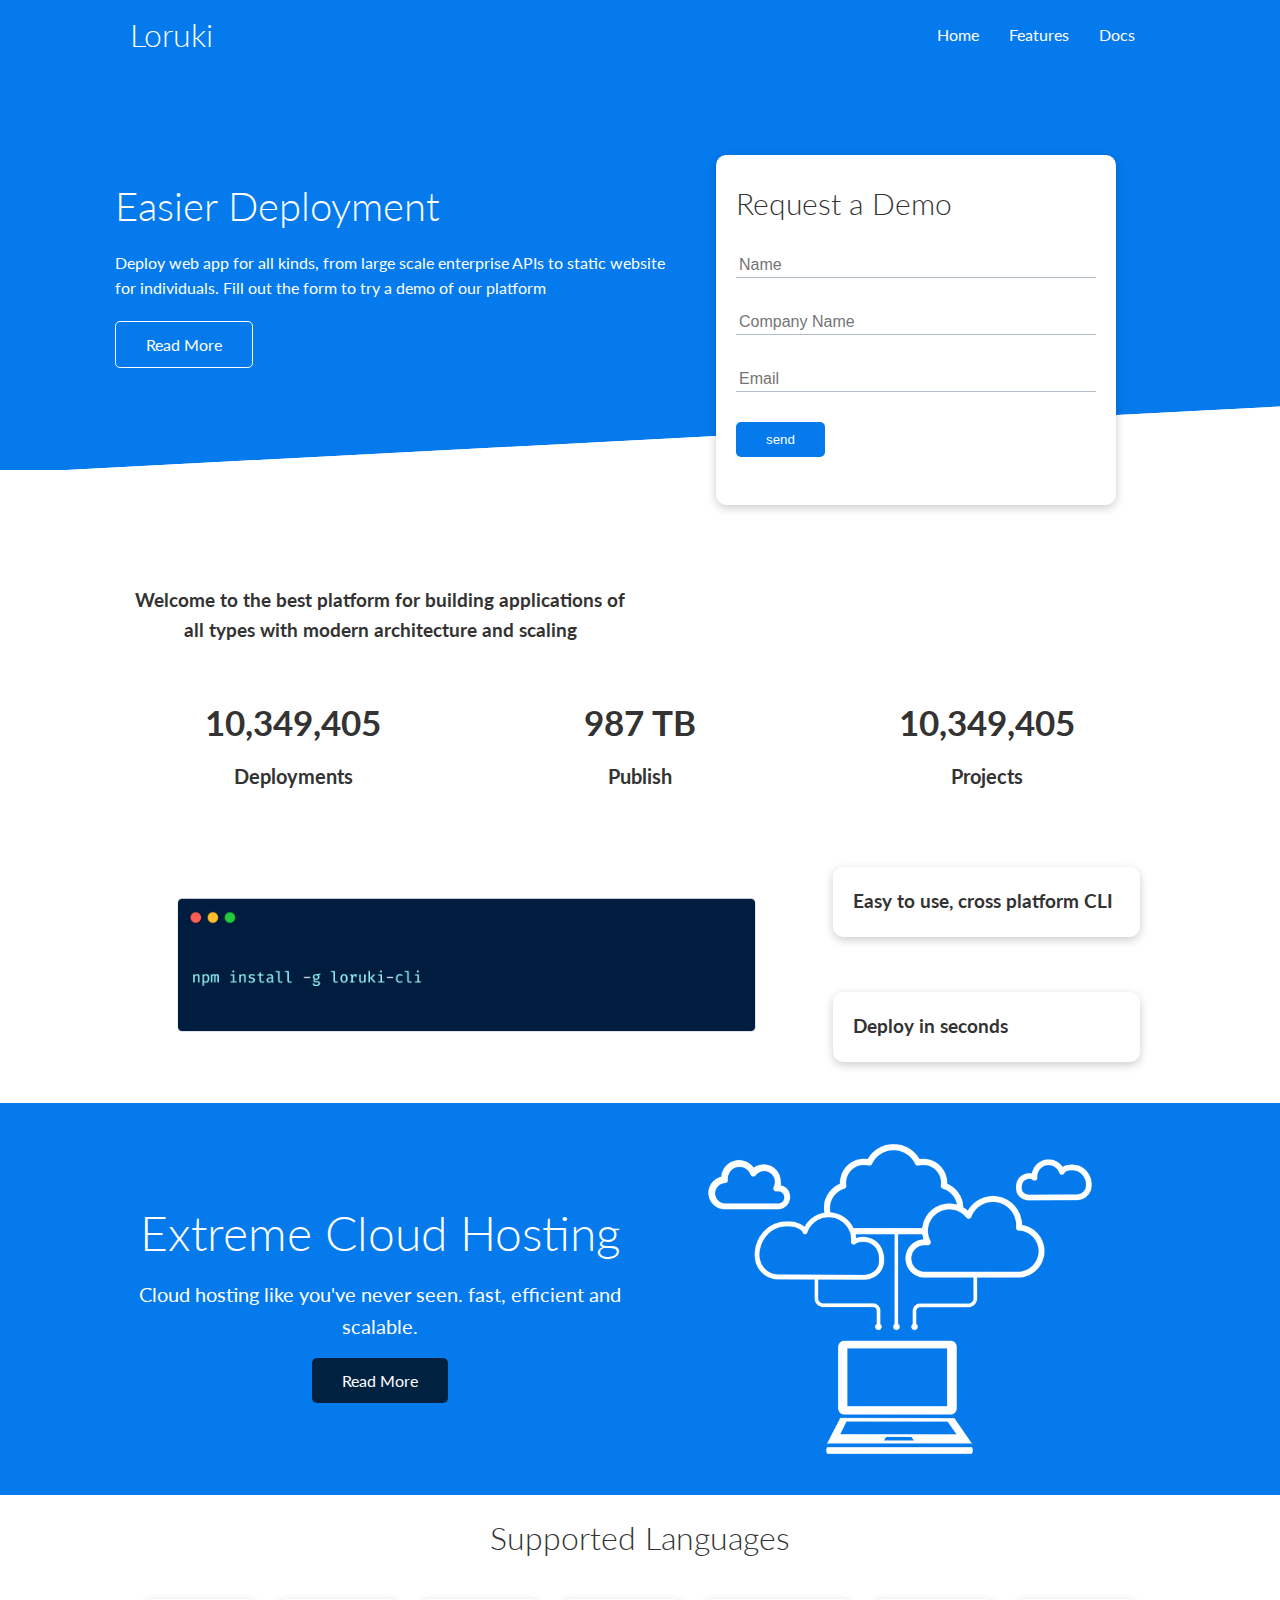
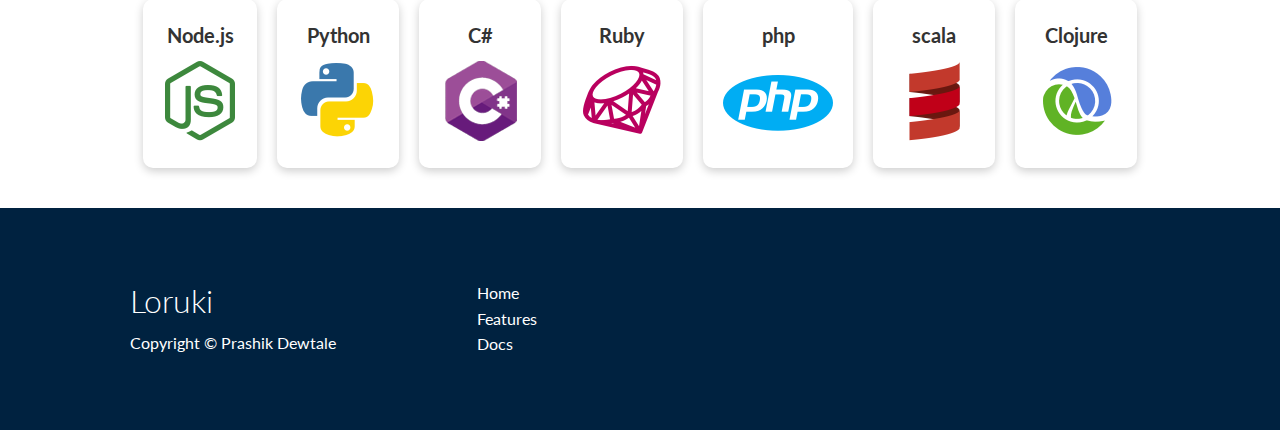
<file: index.html>
<!DOCTYPE html>
<html lang="en">
<head>
    <meta charset="UTF-8">
    <meta name="viewport" content="width=device-width, initial-scale=1.0">
   <link rel="stylesheet" href="css/style.css">

   <link rel="stylesheet" href="https://cdnjs.cloudflare.com/ajax/libs/font-awesome/5.15.1/css/all.min.css" integrity="sha512-+4zCK9k+qNFUR5X+cKL9EIR+ZOhtIloNl9GIKS57V1MyNsYpYcUrUeQc9vNfzsWfV28IaLL3i96P9sdNyeRssA==" crossorigin="anonymous" />
   <link rel="stylesheet" href="https://cdnjs.com/libraries/font-awesome/5.10.0"> 
   <title>Loruki | Cloud hosting for everyone</title>
</head>
<body>

    <!-- navbar  -->
    <div class="navbar">
        <div class="container flex">
            <h1 class="logo">Loruki</h1>
            <nav>
                <ul>
                    <li> <a href="index.html">Home</a> </li>
                    <li><a href="features.html">Features</a> </li>
                    <li> <a href="docs.html">Docs</a> </li>
                </ul>
            </nav>
        </div>
    </div>
    
<!-- showcase -->
<section class="showcase">
    <div class="container grid">
        <div class="showcase-text">
            <h1>Easier Deployment</h1>
            <p>
                Deploy web app for all kinds, from large scale enterprise APIs to static website for individuals. Fill out the form to try a demo of our platform
            </p>
            <a href="features.html" class="btn btn-outline">Read More</a>
        </div>
<div class="showcase-form card">
    <h2>Request a Demo</h2>
    <form>
        <div class="form-control">
            <input type="text" name="name" placeholder="Name" required>
        </div>
        <div class="form-control">
            <input type="text" name="company" placeholder="Company Name" required>
        </div>
        <div class="form-control">
            <input type="email" name="email" placeholder="Email" required>
        </div>
        <input type="submit" value="send" class="btn btn-primary">
    </form>
     </div>
    </div>

</section>


<!-- Stats  -->
<section class="stats">
    <div class="container">
        <h3 class="stats-heading text-center my-1">
            Welcome to the best platform for building applications of all types
            with modern architecture and scaling
        </h3>
        <div class="grid grid-3 text-center my-4">
            <div>
                <i class="fas fa-server fa-3x"></i>
                <h3>10,349,405</h3>
                <p class="text-secondary">Deployments</p>

            </div>
            <div>
                <i class="fas fa-upload fa-3x"></i>
                <h3>987 TB</h3>
                <p class="text-secondary">Publish</p>

            </div>
            <div>
                <i class="fas fa-project-diagram fa-3x"></i>
                <h3>10,349,405</h3>
                <p class="text-secondary">Projects</p>

            </div>
        </div>
    </div>
</section>

<!-- CLI -->
<section class="cli">
<div class="container grid">
    <img src="images/cli.png" alt="">
    <div class="card">
        <h3>Easy to use, cross platform CLI</h3>
    </div>
    <div class="card">
        <h3>Deploy in seconds</h3>
    </div>

</div>
</section>

<!-- cloud -->
<section class="cloud bg-primary my-2 py-2">
<div class="container grid">
    <div class="text-center">
        <h2 class="lg">Extreme Cloud Hosting</h2>
        <p class="lead my-1">
          Cloud hosting like you've never seen.
          fast, efficient and scalable.
        </p>
    <a href="features.html" class="btn btn-dark">Read More</a>
    </div>
    <img src="images/cloud.png" alt="cloud">

</div>
</section>

<!-- Support languages -->

<section class="languages">
    <h2 class="md text-center my-2">
        Supported Languages
    </h2>
    <div class="container flex">
    <div class="card">
        <h4>Node.js</h4>
        <img src="images/logos/node.png" alt="" >
    </div>
    <div class="card">
        <h4>Python</h4>
        <img src="images/logos/python.png" alt="" >
    </div>
    <div class="card">
        <h4>C#</h4>
        <img src="images/logos/csharp.png" alt="" >
    </div>
    <div class="card">
        <h4>Ruby</h4>
        <img src="images/logos/ruby.png" alt="" >
    </div>
    <div class="card">
        <h4>php</h4>
        <img src="images/logos/php.png" alt="" >
    </div>
    <div class="card">
        <h4>scala</h4>
        <img src="images/logos/scala.png" alt="" >
    </div>
    <div class="card">
        <h4>Clojure</h4>
        <img src="images/logos/clojure.png" alt="" >
    </div>
</div>
</section>

<!-- footer -->

<footer class="footer bg-dark py-5">
    <div class="container grid grid-3">
        <div>
            <h1>Loruki</h1>
            <p>Copyright &copy; Prashik Dewtale</p>
        </div>
        <nav>
            <ul>
                <li> <a href="index.html">Home</a></li>
                <li> <a href="features.html">Features</a></li>
                <li> <a href="docs.html">Docs</a></li>
            </ul>
        </nav>
        <div class="social">
            <a href="#"><i class="fab fa-github fa-2x"></i></a>
            <a href="#"><i class="fab fa-facebook fa-2x"></i></a>
            <a href="#"><i class="fab fa-instagram fa-2x"></i></a>
            <a href="#"><i class="fab fa-twitter fa-2x"></i></a>

        </div>
    </div>

</footer>
    
    
</body>
</html>
</file>
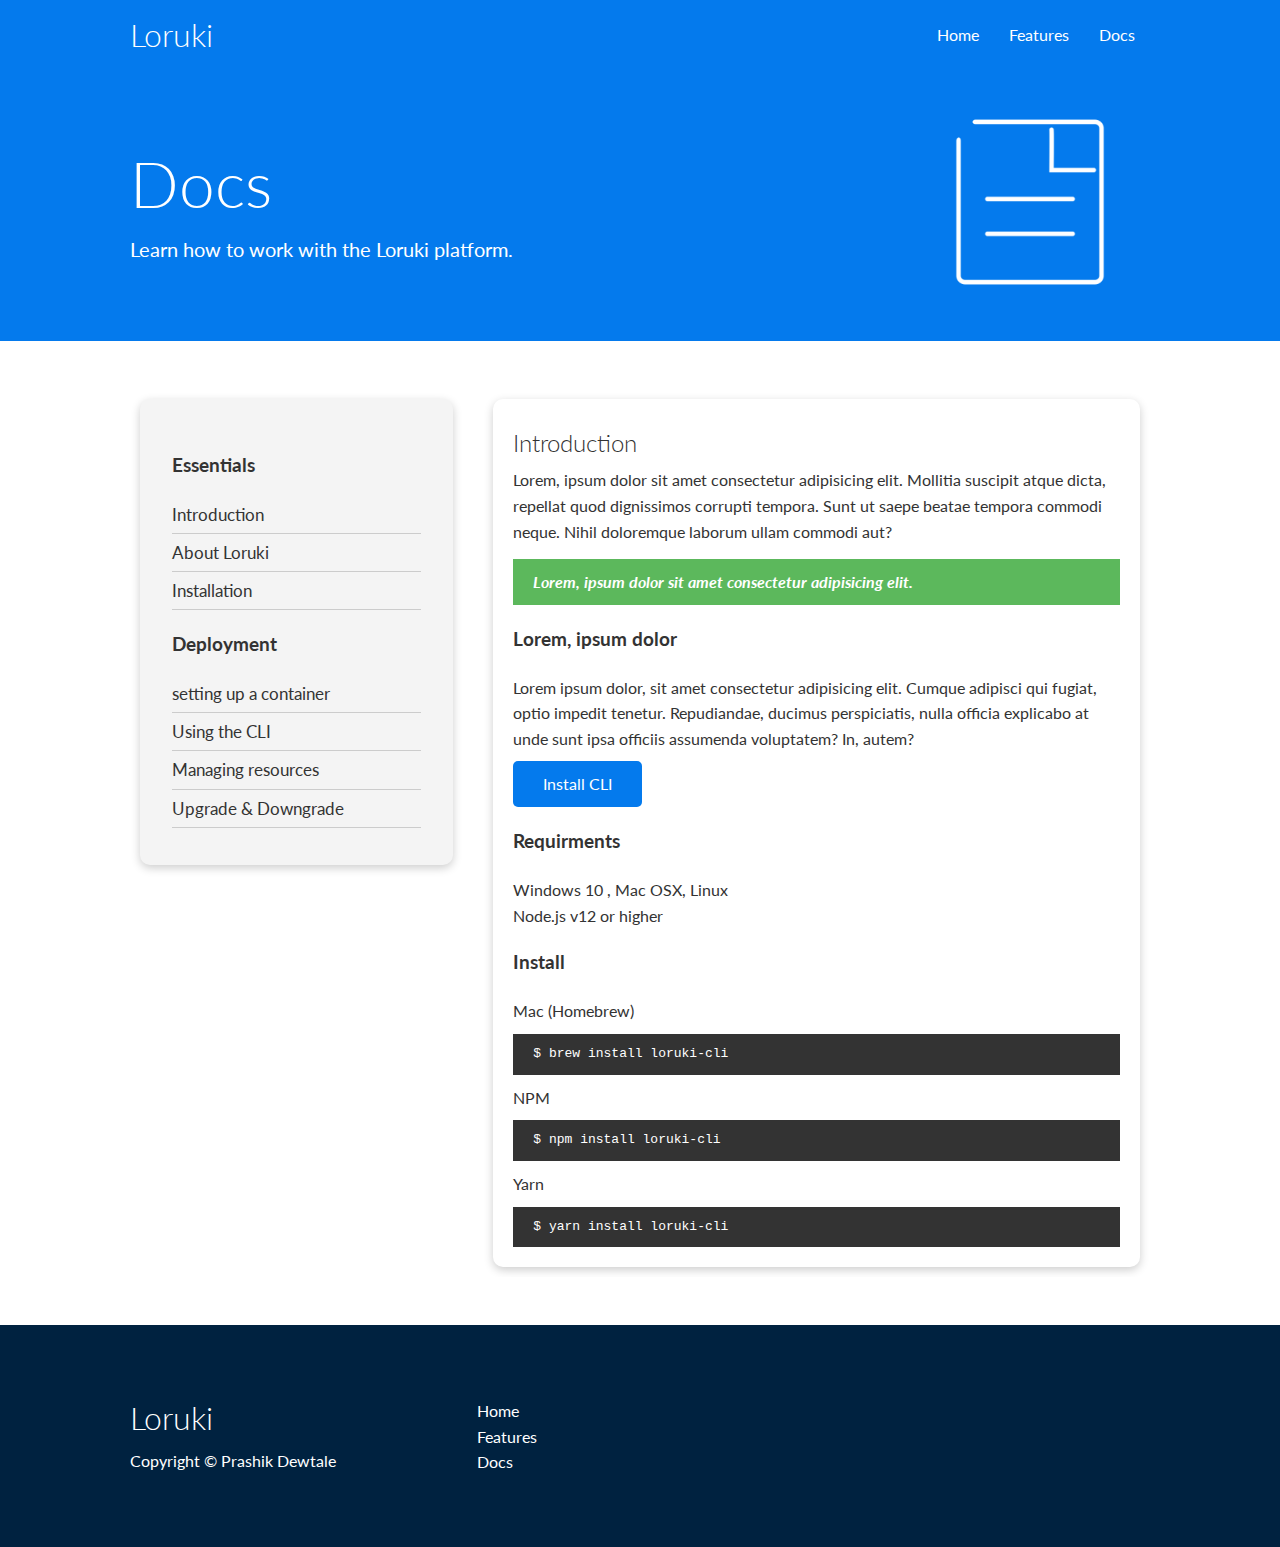
<file: docs.html>
<!DOCTYPE html>
<html lang="en">
<head>
    <meta charset="UTF-8">
    <meta name="viewport" content="width=device-width, initial-scale=1.0">
   <link rel="stylesheet" href="css/style.css">

   <link rel="stylesheet" href="https://cdnjs.cloudflare.com/ajax/libs/font-awesome/5.15.1/css/all.min.css" integrity="sha512-+4zCK9k+qNFUR5X+cKL9EIR+ZOhtIloNl9GIKS57V1MyNsYpYcUrUeQc9vNfzsWfV28IaLL3i96P9sdNyeRssA==" crossorigin="anonymous" />
   <link rel="stylesheet" href="https://cdnjs.com/libraries/font-awesome/5.10.0"> 
   <title>Loruki | Cloud hosting for everyone</title>
</head>
<body>

    <!-- navbar  -->
    <div class="navbar">
        <div class="container flex">
            <h1 class="logo">Loruki</h1>
            <nav>
                <ul>
                    <li> <a href="index.html">Home</a> </li>
                    <li><a href="features.html">Features</a> </li>
                    <li> <a href="docs.html">Docs</a> </li>
                </ul>
            </nav>
        </div>
    </div>
    
    <!-- Heading -->
    <section class="docs-head bg-primary py-3">
        <div class="container grid">
            <div>
                <h1 class="xl">Docs</h1>
                <p class="lead">
                    Learn how to work with the Loruki platform.
                </p>
            </div>
            <div>
                <img src="images/docs.png" alt="">
            </div>
        </div>

    </section>

<!-- Main Section -->
<section class="docs-main my-4">
    <div class="container grid">
        <div class="card bg-light p-3">
            <h3 class="my-2">Essentials</h3>
            <nav class="docs-nav">
                <ul>
                    <li><a href="#" >Introduction</a></li>
                    <li><a href="#">About Loruki</a></li>
                    <li><a href="#">Installation</a></li>
                </ul>
            </nav>

            <h3 class="my-2">Deployment</h3>
            <nav class="docs-nav">
                <ul>
                    <li><a href="#">setting up a container</a></li>
                    <li><a href="#">Using the CLI</a></li>
                    <li><a href="#">Managing resources</a></li>
                    <li><a href="#">Upgrade & Downgrade</a></li>
                </ul>
            </nav>
        </div>

        <div class="card">
            <h2>Introduction</h2>
            <p>Lorem, ipsum dolor sit amet consectetur adipisicing elit. Mollitia suscipit atque dicta, repellat quod dignissimos corrupti tempora. Sunt ut saepe beatae tempora commodi neque. Nihil doloremque laborum ullam commodi aut?</p>
        <div class="alert alert-success">
            <i class="fas fa-info">
                Lorem, ipsum dolor sit amet consectetur adipisicing elit.  
            </i>
        </div>
        <h3>Lorem, ipsum dolor</h3>
        <p>Lorem ipsum dolor, sit amet consectetur adipisicing elit. Cumque adipisci qui fugiat, optio impedit tenetur. Repudiandae, ducimus perspiciatis, nulla officia explicabo at unde sunt ipsa officiis assumenda voluptatem? In, autem?</p>
        <a href="#" class="btn btn-primaty">Install CLI</a>
       <h3>Requirments</h3>
       <ul>
           <li>Windows 10 , Mac OSX, Linux</li>
           <li>Node.js v12 or higher</li>
           <h3>Install</h3>
           <p>Mac (Homebrew)</p>
           <pre><code>$ brew install loruki-cli</code></pre>
           <p>NPM</p>
           <pre><code>$ npm install loruki-cli</code></pre>
           <p>Yarn</p>
           <pre><code>$ yarn install loruki-cli</code></pre>
       </ul>
    </div>
    </div>
</section>



<!-- footer -->

<footer class="footer bg-dark py-5">
    <div class="container grid grid-3">
        <div>
            <h1>Loruki</h1>
            <p>Copyright &copy; Prashik Dewtale</p>
        </div>
        <nav>
            <ul>
                <li> <a href="index.html">Home</a></li>
                <li> <a href="features.html">Features</a></li>
                <li> <a href="docs.html">Docs</a></li>
            </ul>
        </nav>
        <div class="social">
            <a href="#"><i class="fab fa-github fa-2x"></i></a>
            <a href="#"><i class="fab fa-facebook fa-2x"></i></a>
            <a href="#"><i class="fab fa-instagram fa-2x"></i></a>
            <a href="#"><i class="fab fa-twitter fa-2x"></i></a>

        </div>
    </div>

</footer>
    
    
</body>
</html>
</file>
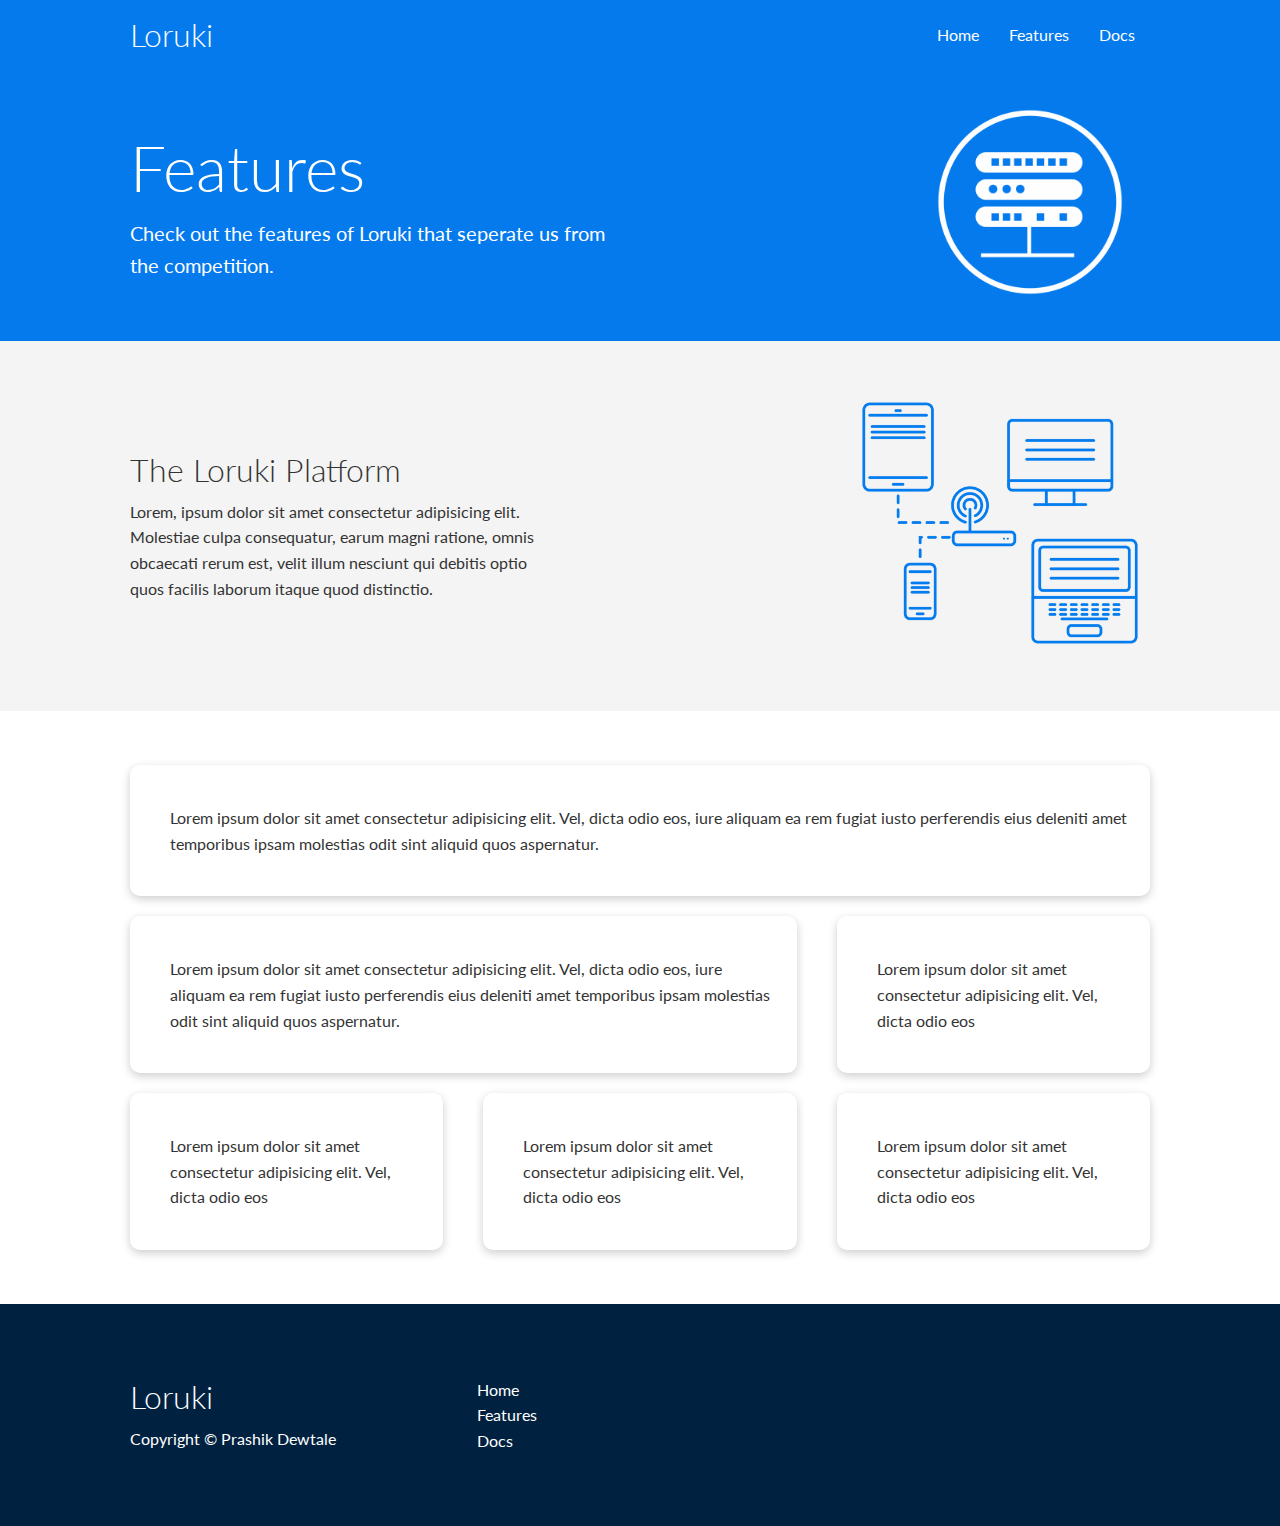
<file: features.html>
<!DOCTYPE html>
<html lang="en">
<head>
    <meta charset="UTF-8">
    <meta name="viewport" content="width=device-width, initial-scale=1.0">
   <link rel="stylesheet" href="css/style.css">

   <link rel="stylesheet" href="https://cdnjs.cloudflare.com/ajax/libs/font-awesome/5.15.1/css/all.min.css" integrity="sha512-+4zCK9k+qNFUR5X+cKL9EIR+ZOhtIloNl9GIKS57V1MyNsYpYcUrUeQc9vNfzsWfV28IaLL3i96P9sdNyeRssA==" crossorigin="anonymous" />
   <link rel="stylesheet" href="https://cdnjs.com/libraries/font-awesome/5.10.0"> 
   <title>Loruki | Cloud hosting for everyone</title>
</head>
<body>

    <!-- navbar  -->
    <div class="navbar">
        <div class="container flex">
            <h1 class="logo">Loruki</h1>
            <nav>
                <ul>
                    <li> <a href="index.html">Home</a> </li>
                    <li><a href="features.html">Features</a> </li>
                    <li> <a href="docs.html">Docs</a> </li>
                </ul>
            </nav>
        </div>
    </div>
    
    <!-- Heading -->
    <section class="features-head bg-primary py-3">
        <div class="container grid">
            <div>
                <h1 class="xl">Features</h1>
                <p class="lead">
                    Check out the features of Loruki that seperate us
                    from the competition.
                </p>
            </div>
            <div>
                <img src="images/server.png" alt="">
            </div>
        </div>

    </section>

    <!-- Sub Head -->
    <section class="features-sub-head bg-light py-3">
             <div class="container grid">
                <div>
                    <h1 class="md">The Loruki Platform</h1>
                    <p>
                        Lorem, ipsum dolor sit amet consectetur adipisicing elit. Molestiae culpa consequatur, earum magni ratione, omnis obcaecati rerum est, velit illum nesciunt qui debitis optio quos facilis laborum itaque quod distinctio.
                    </p>
                </div>
                <div>
                    <img src="images/server2.png" alt="">
                </div>
            </div>
             </div>
    </section>
    
<!-- card  -->
<section class="features-main my-2">
    <div class="container grid grid-3">
        <div class="card flex">
               <i class="fas fa-server fa-3x"></i>

               <p>Lorem ipsum dolor sit amet consectetur adipisicing elit. Vel, dicta odio eos, iure aliquam ea rem fugiat iusto perferendis eius deleniti amet temporibus ipsam molestias odit sint aliquid quos aspernatur.</p>
        </div>
        <div class="card flex">
            <i class="fas fa-network-wired fa-3x"></i>

            <p>Lorem ipsum dolor sit amet consectetur adipisicing elit. Vel, dicta odio eos, iure aliquam ea rem fugiat iusto perferendis eius deleniti amet temporibus ipsam molestias odit sint aliquid quos aspernatur.</p>
     </div>
     <div class="card flex">
        <i class="fas fa-laptop-code fa-3x"></i>

        <p>Lorem ipsum dolor sit amet consectetur adipisicing elit. Vel, dicta odio eos</p>
 </div>
 <div class="card flex">
    <i class="fas fa-database fa-3x"></i>

    <p>Lorem ipsum dolor sit amet consectetur adipisicing elit. Vel, dicta odio eos</p>
</div>
<div class="card flex">
    <i class="fas fa-power-off fa-3x"></i>

    <p>Lorem ipsum dolor sit amet consectetur adipisicing elit. Vel, dicta odio eos</p>
</div>
<div class="card flex">
    <i class="fas fa-upload fa-3x"></i>

    <p>Lorem ipsum dolor sit amet consectetur adipisicing elit. Vel, dicta odio eos</p>
</div>
    </div>
</section>



<!-- footer -->

<footer class="footer bg-dark py-5">
    <div class="container grid grid-3">
        <div>
            <h1>Loruki</h1>
            <p>Copyright &copy; Prashik Dewtale</p>
        </div>
        <nav>
            <ul>
                <li> <a href="index.html">Home</a></li>
                <li> <a href="features.html">Features</a></li>
                <li> <a href="docs.html">Docs</a></li>
            </ul>
        </nav>
        <div class="social">
            <a href="#"><i class="fab fa-github fa-2x"></i></a>
            <a href="#"><i class="fab fa-facebook fa-2x"></i></a>
            <a href="#"><i class="fab fa-instagram fa-2x"></i></a>
            <a href="#"><i class="fab fa-twitter fa-2x"></i></a>

        </div>
    </div>

</footer>
    
    
</body>
</html>
</file>
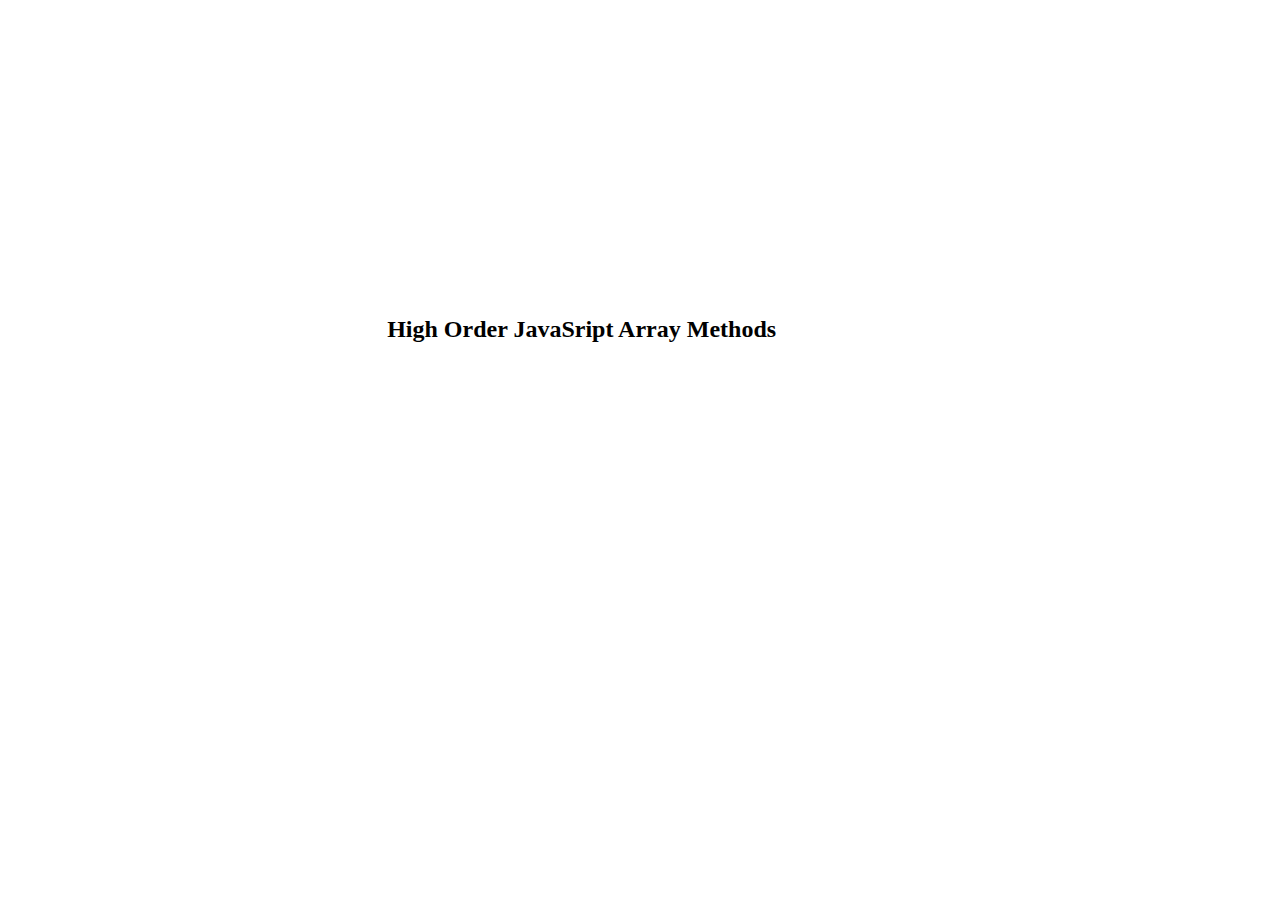
<file: dom/array_method.html>
<!DOCTYPE html>
<html lang="en">
<head>
    <meta charset="UTF-8">
    <meta name="viewport" content="width=device-width, initial-scale=1.0">
    <title>High Order Array Methods</title>
    <style>
        div{
           margin-top: 25%;
           margin-left: 30%;
         
        }
    </style>
</head>
<body>
    <div>
        <h2>High Order JavaSript Array Methods</h2></div>
    
    <script src="array_methods.js"></script>
</body>
</html>
</file>
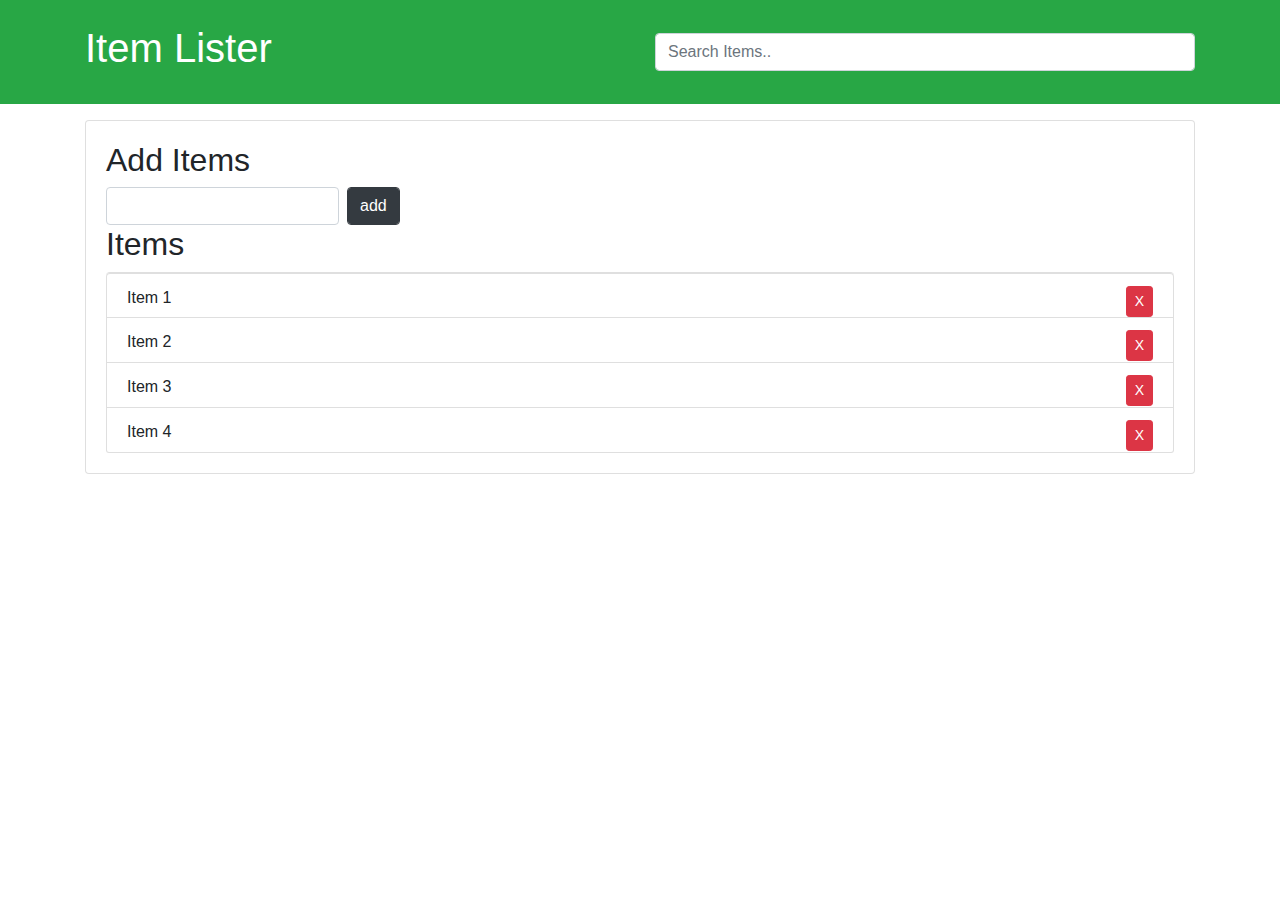
<file: dom/dom.html>
<!DOCTYPE html>
<html lang="en">
<head>
    <meta charset="UTF-8">
    <meta name="viewport" content="width=device-width, initial-scale=1.0">
    <link rel="stylesheet" href="css/bootstrap.min.css">
    <link rel="stylesheet" href="css/style.css">
    <title>Document</title>
</head>
<body>
    <header class="bg-success text-white p-4 mb-3" id="main-header">
      <div class="container">
          <div class="row">
              <div class="col-md-6 align-self-center ">
                <h1 class="" id="header-title">Item Lister</h1>
              </div>
              <div class="col-md-6 align-self-center ">
                <input type="text" class="form-control" id="filter" placeholder="Search Items.." >
              </div>

          </div>
          
      </div>
    </header>
    <div class="container">
        <div class="card card-body" id="main">
            <h2 class="title">Add Items</h2>
            <form class="form-inline" id="addform">
                <input type="text" class="form-control mr-2" id="item">
                <input type="submit" value="add" class="form-control btn btn-dark">
            </form>
            <h2 class="title">Items</h2>
            <ul class="list-group" id="items">
                <li class="list-group-item" id="style">Item 1 <button class="btn btn-danger btn-sm float-right delete">X</button> </li>
                <li class="list-group-item" id="style">Item 2 <button class="btn btn-danger btn-sm float-right delete">X</button></li>
                <li class="list-group-item" id="style">Item 3 <button class="btn btn-danger btn-sm float-right delete">X</button></button></li>
                <li class="list-group-item" id="style">Item 4 <button class="btn btn-danger btn-sm float-right delete">X</button></li>
            </ul>
            <!-- <div id="output"></div>
            <br>
            <div id="box" style="width:400px;height:200px;background: #f4f4f4;"></div>
        </div> -->
    </div>
    <script src="js/dom.js"></script>
</body>
</html>
</file>
<file: css/style.css>
@import url('https://fonts.googleapis.com/css2?family=Lato:wght@300&display=swap');

:root{
    --base-color:#047aed;
    --sec-color:#1c3fa8;
    --dark-color:#002240;
    --light-color:#f4f4f4;
    --success-color:#5cb85c;
    --error-color:#d9534f;


}
*{
    box-sizing: border-box;
    padding: 0;
    margin: 0;
}
body{
    font-family:'Lato', sans-serif;
    color: #333;
    line-height: 1.6;
}
ul{
    list-style-type: none;

}
a{
    text-decoration: none;
    color: #333;
}
h1,h2{
    font-weight: 300;
    line-height: 1.2;
    margin: 10px 0; 
}
p{
    margin: 10px 0;
}
img{
    width: 100%;
}


.navbar{
    background-color:var(--base-color);
    color: #fff;
    height: 70px;
}
.navbar ul{
    display: flex;
}
.navbar a{
    color: #fff;
    padding: 10px;
    margin: 0 5px;
}
.navbar a:hover{
    border-bottom: 2px #fff solid;
}
.navbar .flex{
    justify-content: space-between;
}
/* show case */
.showcase{
    height: 400px;
    background-color:var(--base-color);
    color: #fff;
    position: relative;
}
.showcase h1{
    font-size: 40px;
}
.showcase h2{
    font-size: 30px;
}

.showcase p{
    margin: 20px 0;
}
.showcase .grid{ 
    overflow: visible;
    grid-template-columns: 55% 45%;
    gap: 30px;
}
.showcase-form{
    position: relative;
    top: 60px;
    height: 350px;
    width: 400px;
    padding: 40px;
    z-index: 100;
}
.showcase-form .form-control{
    margin: 30px 0;
}
.showcase-form input[type=
"text"] , .showcase-form input[type=
"email"]{
    border: 0;
    border-bottom: 1px solid #b4becb;
    width: 100%;
    padding: 3px;
    font-size: 16px;
    outline: none;
    
}
/* stats  */
.stats{
    padding-top: 100px;
}
.stats-heading{
    max-width: 500px;

} 
.stats .grid h3{
    font-size: 35px;
}

.stats .grid p{
    font-size:20px;
    font-weight: bold;
}



.showcase::before,
.showcase::after{
    content: " ";
    position: absolute;
    height: 100px;
    bottom: -70px;
    right: 0;
    left: 0;
    background-color: #fff;
    transform: skewY(-3deg);
    -webkit-transform: skewY(-3deg);  /* for multiplatform supportability */
    -moz-transform: skewY(-3deg);
    -ms-transform: skewY(-3deg);
    

}

.container{
    max-width: 1100px;
    margin: 0 auto;
    overflow: auto;
    padding: 0 40px;
}
.flex{
    display: flex;
    justify-content: center;
    align-items: center;
    height: 100%;
}

.card{
    background-color: #fff;
    border-radius: 10px;
    box-shadow: 0 3px 10px rgba(0, 0, 0, 0.2) ;
    padding:20px;
    margin: 10px;
    color: #333;
}
.btn{
    display: inline-block;
    background-color: var(--base-color);
    cursor: pointer;
    padding: 10px 30px;
    color: #fff;
    border: none;
    border-radius: 5px;
}
.btn-outline{
    background-color: transparent;
    border: 1px solid #fff;
}
.btn:hover{
    transform: scale(0.98);
}
 
/* backgrounds and colors */
.bg-primary,.btn-primary{
    background-color: var(--base-color) ;
    color: #fff;
}

.bg-secondary,.btn-secondary{
    background-color: var(--sec-color) ;
    color: #fff;
}

.bg-dark,.btn-dark{
    background-color: var(--dark-color) ;
    color: #fff;
}
.bg-light,.btn-light{
    background-color: var(--light-color) ;
    color: #333;
}

.bg-primary a,.btn-primary a,
.bg-secondary a,.btn-secondary a,
.bg-dark a,.btn-dark a,
.bg-light a,.btn-light a{
    color: #fff;
}



/* text sizes */
.lead{
    font-size: 20px;
}

.sm{
    font-size: 1rem;
}

.md{
    font-size: 2rem;
}

.lg{
    font-size: 3rem;
}

.xl{
    font-size: 4rem;
}

.text-center{
    text-align: center;
}



/* margins  */


.my-1{
    margin: 1rem 0; 
}

.my-2{
    margin: 1.5rem 0;
}
.my-3{
    margin: 2rem 0;
}
.my-4{
    margin: 3rem 0;
}

.my-5{
    margin: 4rem 0;
}

.m-1{
    margin: 1rem; 
}

.m-2{
    margin: 1.5rem;
}
.m-3{
    margin: 2rem;
}
.m-4{
    margin: 3rem;
}

.m-5{
    margin: 4rem;
}

/* padding  */


.py-1{
    padding: 1rem 0; 
}

.py-2{
    padding: 1.5rem 0;
}
.py-3{
    padding: 2rem 0;
}
.py-4{
    padding: 3rem 0;
}

.py-5{
    padding: 4rem 0;
}

.p-1{
    padding: 1rem; 
}

.p-2{
    padding: 1.5rem;
}
.p-3{
    padding: 2rem;
}
.p-4{
    padding: 3rem;
}

.p-5{
    padding: 4rem;
}




.grid{
    display: grid;
    grid-template-columns: repeat(2,1fr);
    gap: 20px;
    justify-content: center;
    align-items: center;
    height: 100%;
}
.grid-3{
    display: grid;
    grid-template-columns: repeat(3,1fr);
    gap: 20px;
    justify-content: center;
    align-items: center;
    height: 100%;
}

/* cli  */

.cli .grid{
    grid-template-columns: repeat(3,1fr);
    grid-template-rows: repeat(2,1fr);
}

.cli .grid >:first-child {
    grid-column: 1 /span 2;
    grid-row: 1 /span 2;
}

.cloud section .grid{
    grid-template-columns: 4fr 3fr;
}

/* languages */
.languages .flex{
    flex-wrap: wrap;   
}                             /* for responisvness */
.languages .card{
    text-align: center;
    margin:18px 10px 40px ;
    transition: transform 0.2s ease-in;
}
.languages .card h4{
    font-size: 20px;
    margin-bottom: 10px;
}
.languages .card:hover{
    transform: translateY(-15px);
}

/* Features  */
.features-head img { 
    width: 200px;
    margin-left: 280px;
    justify-self: flex-end;
}
.features-sub-head img{

    width: 300px;
    margin-left: 280px;
    justify-self: flex-end;
}

.features-main .card >i{
    margin-right: 20px;
    
}

.features-main .grid{
    padding: 30px;
}
.features-main .grid > *:first-child {
    grid-column: 1 /span 3;
}
.features-main .grid > *:nth-child(2){
    grid-column: 1 /span 2;
}



/* Docs  */
.docs-head img { 
    width: 200px;
    margin-left: 280px;
    justify-self: flex-end;
}
.docs-main .col{
    color: #333;
}

.docs-nav ul li a{
    color: #333;
}
.docs-main h3{
    margin: 20px 0;
}
.docs-main .grid{
grid-template-columns: 1fr 2fr;
align-items: flex-start;
}

.docs-main nav li{
font-size: 17px;
padding-bottom: 5px;
margin-bottom: 5px;
border-bottom: 1px solid #ccc;
}
.docs-main a:hover{
    font-weight: bold;
}

/* alert */

.alert{
    background-color: var(--light-color);
    padding: 10px 20px;
    font-weight: bold;
    margin:15px 0;
}

.alert i{
    margin-right: 10px;
}

.alert-success{
    background-color:var(--success-color);
    color: #fff;
}
.alert-error{
    background-color: var(--error-color);
    color: #fff;
}

code , pre{
    background: #333;
    padding: 10px;
    color: #fff;
}


/* footer */

.footer .social a{
    margin:0 10px;
}
/* Tablets and Under devices */
@media(max-width:768px){
    .grid,
    .showcase .grid,
    .stats .grid ,
    .cli .grid,
    .cloud .grid,
    .features-main .grid,
    .docs-main .grid{
        grid-template-columns: 1fr;
        grid-template-rows: 1fr;
    }
    .showcase{
        
        height: auto;
    }
    .showcase-text{
        text-align: center;
        margin-top: 40px;
    }

    .showcase-form{
        justify-self: center;
        margin: auto;

    }

    .stats-heading{
        margin-left:50px ;
    }
    
    .cli .grid >:first-child {
        grid-column: 1 ;
        grid-row: 1 ;
    }
    .features-head,
    .features-main,
    .docs-head{
        text-align: center;
    }
    .features-head img,
    .features-main img,
    .docs-head img,
    .features-sub-head img{
        margin-left: 90px;
        justify-self: center
    }
    
    .features-main .grid >*:first-child,
    .features-main .grid >*:nth-child(2){
        grid-column: 1;
    }
    .docs-head img { 
        width: 200px;

    }

}
</file>
<file: dom/css/style.css>
#style{
    list-style-type: none;
   
    height: 45px;
    
}
</file>
